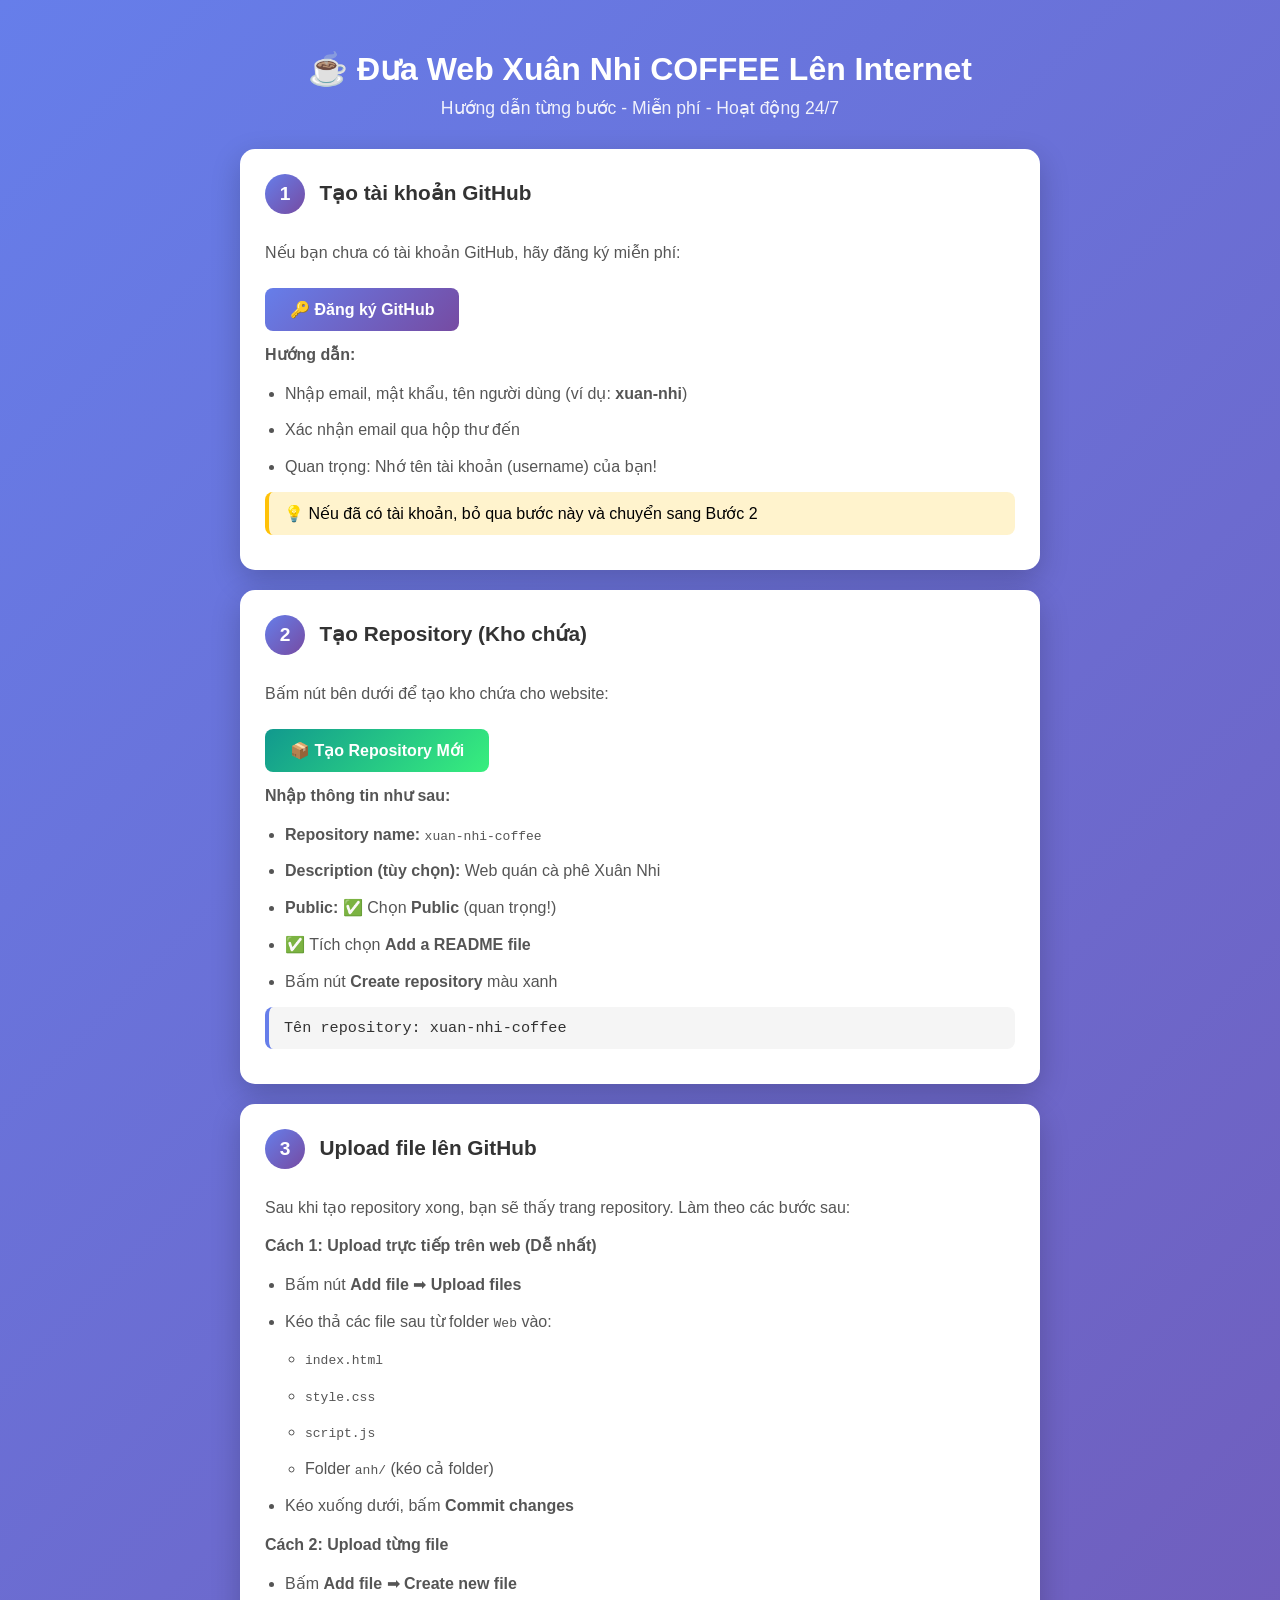
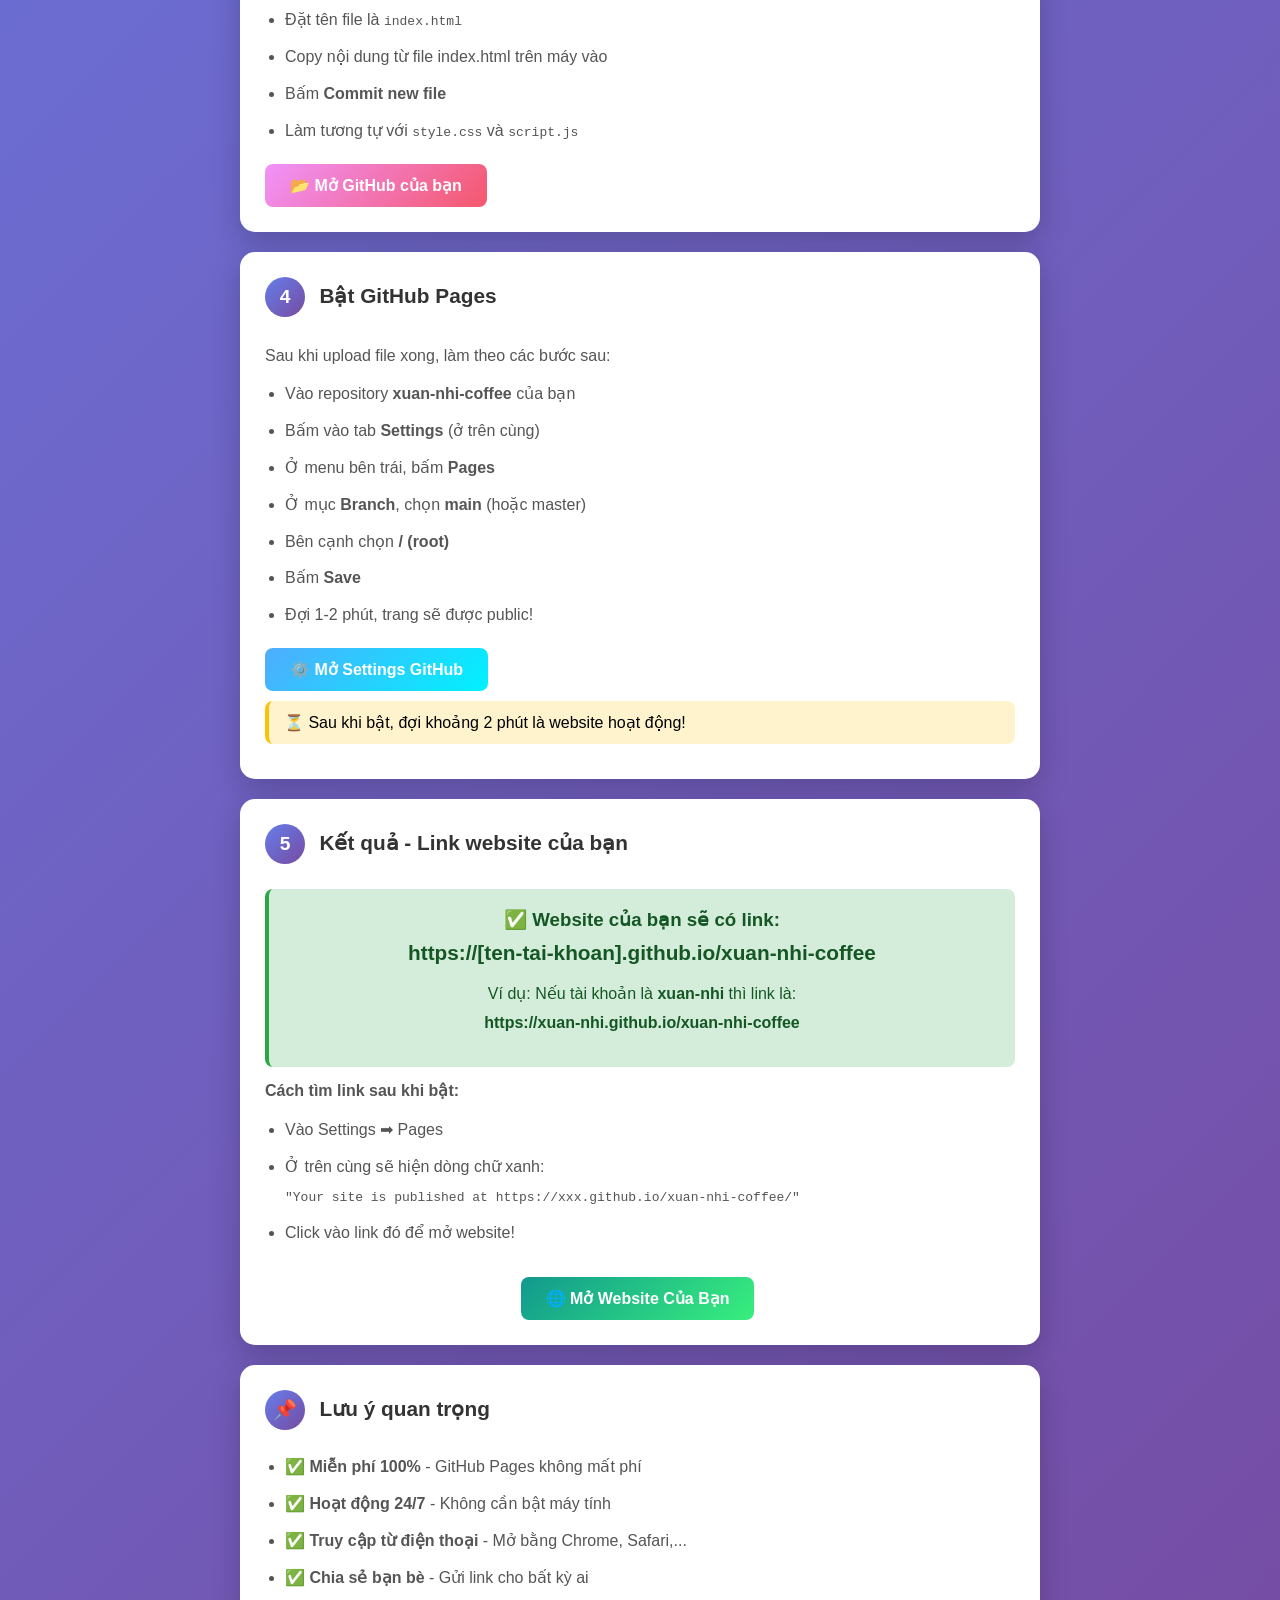
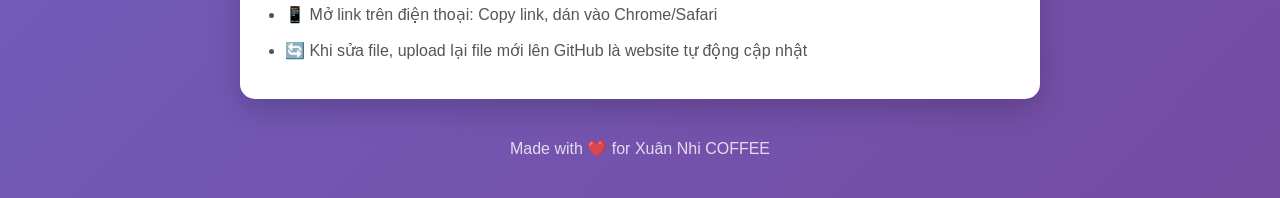
<file: github-guide.html>
<!DOCTYPE html>
<html lang="vi">
<head>
    <meta charset="UTF-8">
    <meta name="viewport" content="width=device-width, initial-scale=1.0">
    <title>Hướng dẫn đưa web lên GitHub Pages</title>
    <style>
        * { margin: 0; padding: 0; box-sizing: border-box; }
        body {
            font-family: 'Segoe UI', Arial, sans-serif;
            background: linear-gradient(135deg, #667eea 0%, #764ba2 100%);
            min-height: 100vh;
            padding: 20px;
        }
        .container {
            max-width: 800px;
            margin: 0 auto;
        }
        .header {
            text-align: center;
            color: white;
            padding: 30px 0;
        }
        .header h1 { font-size: 2em; margin-bottom: 10px; }
        .header p { font-size: 1.1em; opacity: 0.9; }
        .step {
            background: white;
            border-radius: 15px;
            padding: 25px;
            margin-bottom: 20px;
            box-shadow: 0 10px 30px rgba(0,0,0,0.2);
            transition: transform 0.2s;
        }
        .step:hover { transform: translateY(-3px); }
        .step-number {
            display: inline-block;
            background: linear-gradient(135deg, #667eea, #764ba2);
            color: white;
            width: 40px;
            height: 40px;
            border-radius: 50%;
            text-align: center;
            line-height: 40px;
            font-weight: bold;
            font-size: 1.2em;
            margin-bottom: 15px;
        }
        .step h2 {
            display: inline;
            margin-left: 10px;
            color: #333;
            font-size: 1.3em;
        }
        .step p, .step li {
            color: #555;
            line-height: 1.8;
            margin: 10px 0;
        }
        .step ul { padding-left: 20px; }
        .step li { margin: 8px 0; }
        .btn {
            display: inline-block;
            padding: 12px 25px;
            background: linear-gradient(135deg, #667eea, #764ba2);
            color: white;
            text-decoration: none;
            border-radius: 8px;
            font-weight: bold;
            margin: 10px 5px 0 0;
            transition: opacity 0.2s;
            border: none;
            cursor: pointer;
            font-size: 1em;
        }
        .btn:hover { opacity: 0.9; }
        .btn-green { background: linear-gradient(135deg, #11998e, #38ef7d); }
        .btn-orange { background: linear-gradient(135deg, #f093fb, #f5576c); }
        .btn-blue { background: linear-gradient(135deg, #4facfe, #00f2fe); }
        .code {
            background: #f5f5f5;
            padding: 12px 15px;
            border-radius: 8px;
            font-family: 'Courier New', monospace;
            font-size: 0.95em;
            color: #333;
            border-left: 4px solid #667eea;
            margin: 10px 0;
            word-break: break-all;
        }
        .note {
            background: #fff3cd;
            border-left: 4px solid #ffc107;
            padding: 12px 15px;
            border-radius: 8px;
            margin: 10px 0;
        }
        .success-box {
            background: #d4edda;
            border-left: 4px solid #28a745;
            padding: 20px;
            border-radius: 8px;
            margin: 10px 0;
            text-align: center;
        }
        .success-box h3 { color: #155724; margin-bottom: 10px; }
        .success-box .big-link {
            font-size: 1.3em;
            color: #155724;
            font-weight: bold;
            word-break: break-all;
        }
        .footer {
            text-align: center;
            color: white;
            padding: 20px;
            opacity: 0.8;
        }
        @media (max-width: 600px) {
            .step { padding: 20px; }
            .header h1 { font-size: 1.5em; }
        }
    </style>
</head>
<body>
    <div class="container">
        <div class="header">
            <h1>☕ Đưa Web Xuân Nhi COFFEE Lên Internet</h1>
            <p>Hướng dẫn từng bước - Miễn phí - Hoạt động 24/7</p>
        </div>

        <!-- Bước 1 -->
        <div class="step">
            <span class="step-number">1</span>
            <h2>Tạo tài khoản GitHub</h2>
            <p>Nếu bạn chưa có tài khoản GitHub, hãy đăng ký miễn phí:</p>
            <a class="btn" href="https://github.com/signup" target="_blank">🔑 Đăng ký GitHub</a>
            <p><strong>Hướng dẫn:</strong></p>
            <ul>
                <li>Nhập email, mật khẩu, tên người dùng (ví dụ: <strong>xuan-nhi</strong>)</li>
                <li>Xác nhận email qua hộp thư đến</li>
                <li>Quan trọng: Nhớ tên tài khoản (username) của bạn!</li>
            </ul>
            <div class="note">💡 Nếu đã có tài khoản, bỏ qua bước này và chuyển sang Bước 2</div>
        </div>

        <!-- Bước 2 -->
        <div class="step">
            <span class="step-number">2</span>
            <h2>Tạo Repository (Kho chứa)</h2>
            <p>Bấm nút bên dưới để tạo kho chứa cho website:</p>
            <a class="btn btn-green" href="https://github.com/new" target="_blank">📦 Tạo Repository Mới</a>
            <p><strong>Nhập thông tin như sau:</strong></p>
            <ul>
                <li><strong>Repository name:</strong> <code>xuan-nhi-coffee</code></li>
                <li><strong>Description (tùy chọn):</strong> Web quán cà phê Xuân Nhi</li>
                <li><strong>Public:</strong> ✅ Chọn <strong>Public</strong> (quan trọng!)</li>
                <li>✅ Tích chọn <strong>Add a README file</strong></li>
                <li>Bấm nút <strong>Create repository</strong> màu xanh</li>
            </ul>
            <div class="code">Tên repository: xuan-nhi-coffee</div>
        </div>

        <!-- Bước 3 -->
        <div class="step">
            <span class="step-number">3</span>
            <h2>Upload file lên GitHub</h2>
            <p>Sau khi tạo repository xong, bạn sẽ thấy trang repository. Làm theo các bước sau:</p>
            
            <p><strong>Cách 1: Upload trực tiếp trên web (Dễ nhất)</strong></p>
            <ul>
                <li>Bấm nút <strong>Add file</strong> ➡ <strong>Upload files</strong></li>
                <li>Kéo thả các file sau từ folder <code>Web</code> vào:
                    <ul>
                        <li><code>index.html</code></li>
                        <li><code>style.css</code></li>
                        <li><code>script.js</code></li>
                        <li>Folder <code>anh/</code> (kéo cả folder)</li>
                    </ul>
                </li>
                <li>Kéo xuống dưới, bấm <strong>Commit changes</strong></li>
            </ul>

            <p><strong>Cách 2: Upload từng file</strong></p>
            <ul>
                <li>Bấm <strong>Add file</strong> ➡ <strong>Create new file</strong></li>
                <li>Đặt tên file là <code>index.html</code></li>
                <li>Copy nội dung từ file index.html trên máy vào</li>
                <li>Bấm <strong>Commit new file</strong></li>
                <li>Làm tương tự với <code>style.css</code> và <code>script.js</code></li>
            </ul>

            <a class="btn btn-orange" href="https://github.com/" target="_blank">📂 Mở GitHub của bạn</a>
        </div>

        <!-- Bước 4 -->
        <div class="step">
            <span class="step-number">4</span>
            <h2>Bật GitHub Pages</h2>
            <p>Sau khi upload file xong, làm theo các bước sau:</p>
            <ul>
                <li>Vào repository <strong>xuan-nhi-coffee</strong> của bạn</li>
                <li>Bấm vào tab <strong>Settings</strong> (ở trên cùng)</li>
                <li>Ở menu bên trái, bấm <strong>Pages</strong></li>
                <li>Ở mục <strong>Branch</strong>, chọn <strong>main</strong> (hoặc master)</li>
                <li>Bên cạnh chọn <strong>/ (root)</strong></li>
                <li>Bấm <strong>Save</strong></li>
                <li>Đợi 1-2 phút, trang sẽ được public!</li>
            </ul>
            <a class="btn btn-blue" href="https://github.com/" target="_blank">⚙️ Mở Settings GitHub</a>
            <div class="note">⏳ Sau khi bật, đợi khoảng 2 phút là website hoạt động!</div>
        </div>

        <!-- Bước 5 - Kết quả -->
        <div class="step">
            <span class="step-number">5</span>
            <h2>Kết quả - Link website của bạn</h2>
            <div class="success-box">
                <h3>✅ Website của bạn sẽ có link:</h3>
                <div class="big-link" id="finalLink">https://[ten-tai-khoan].github.io/xuan-nhi-coffee</div>
                <p style="margin-top: 15px; color: #155724;">
                    Ví dụ: Nếu tài khoản là <strong>xuan-nhi</strong> thì link là:<br>
                    <strong>https://xuan-nhi.github.io/xuan-nhi-coffee</strong>
                </p>
            </div>
            <p><strong>Cách tìm link sau khi bật:</strong></p>
            <ul>
                <li>Vào Settings ➡ Pages</li>
                <li>Ở trên cùng sẽ hiện dòng chữ xanh:
                    <br><code>"Your site is published at https://xxx.github.io/xuan-nhi-coffee/"</code>
                </li>
                <li>Click vào link đó để mở website!</li>
            </ul>
            <div style="text-align: center; margin-top: 20px;">
                <a class="btn btn-green" id="testLinkBtn" href="#" target="_blank">🌐 Mở Website Của Bạn</a>
            </div>
        </div>

        <!-- Lưu ý -->
        <div class="step">
            <span class="step-number">📌</span>
            <h2>Lưu ý quan trọng</h2>
            <ul>
                <li>✅ <strong>Miễn phí 100%</strong> - GitHub Pages không mất phí</li>
                <li>✅ <strong>Hoạt động 24/7</strong> - Không cần bật máy tính</li>
                <li>✅ <strong>Truy cập từ điện thoại</strong> - Mở bằng Chrome, Safari,...</li>
                <li>✅ <strong>Chia sẻ bạn bè</strong> - Gửi link cho bất kỳ ai</li>
                <li>📱 Mở link trên điện thoại: Copy link, dán vào Chrome/Safari</li>
                <li>🔄 Khi sửa file, upload lại file mới lên GitHub là website tự động cập nhật</li>
            </ul>
        </div>

        <div class="footer">
            <p>Made with ❤️ for Xuân Nhi COFFEE</p>
        </div>
    </div>

    <script>
        // Auto-update link when user enters their GitHub username
        const finalLink = document.getElementById('finalLink');
        const testBtn = document.getElementById('testLinkBtn');
        
        // Try to get username from localStorage
        let username = localStorage.getItem('github_username') || '[ten-tai-khoan]';
        
        function updateLink(name) {
            const link = 'https://' + name + '.github.io/xuan-nhi-coffee';
            finalLink.textContent = link;
            testBtn.href = link;
        }
        
        updateLink(username);
        
        // Prompt user to enter their GitHub username
        setTimeout(() => {
            const input = prompt(
                'Nhập tên tài khoản GitHub của bạn để xem link chính xác:\n(Ví dụ: xuan-nhi)',
                username === '[ten-tai-khoan]' ? '' : username
            );
            if (input && input.trim()) {
                username = input.trim();
                localStorage.setItem('github_username', username);
                updateLink(username);
            }
        }, 1000);
    </script>
</body>
</html>
</file>
